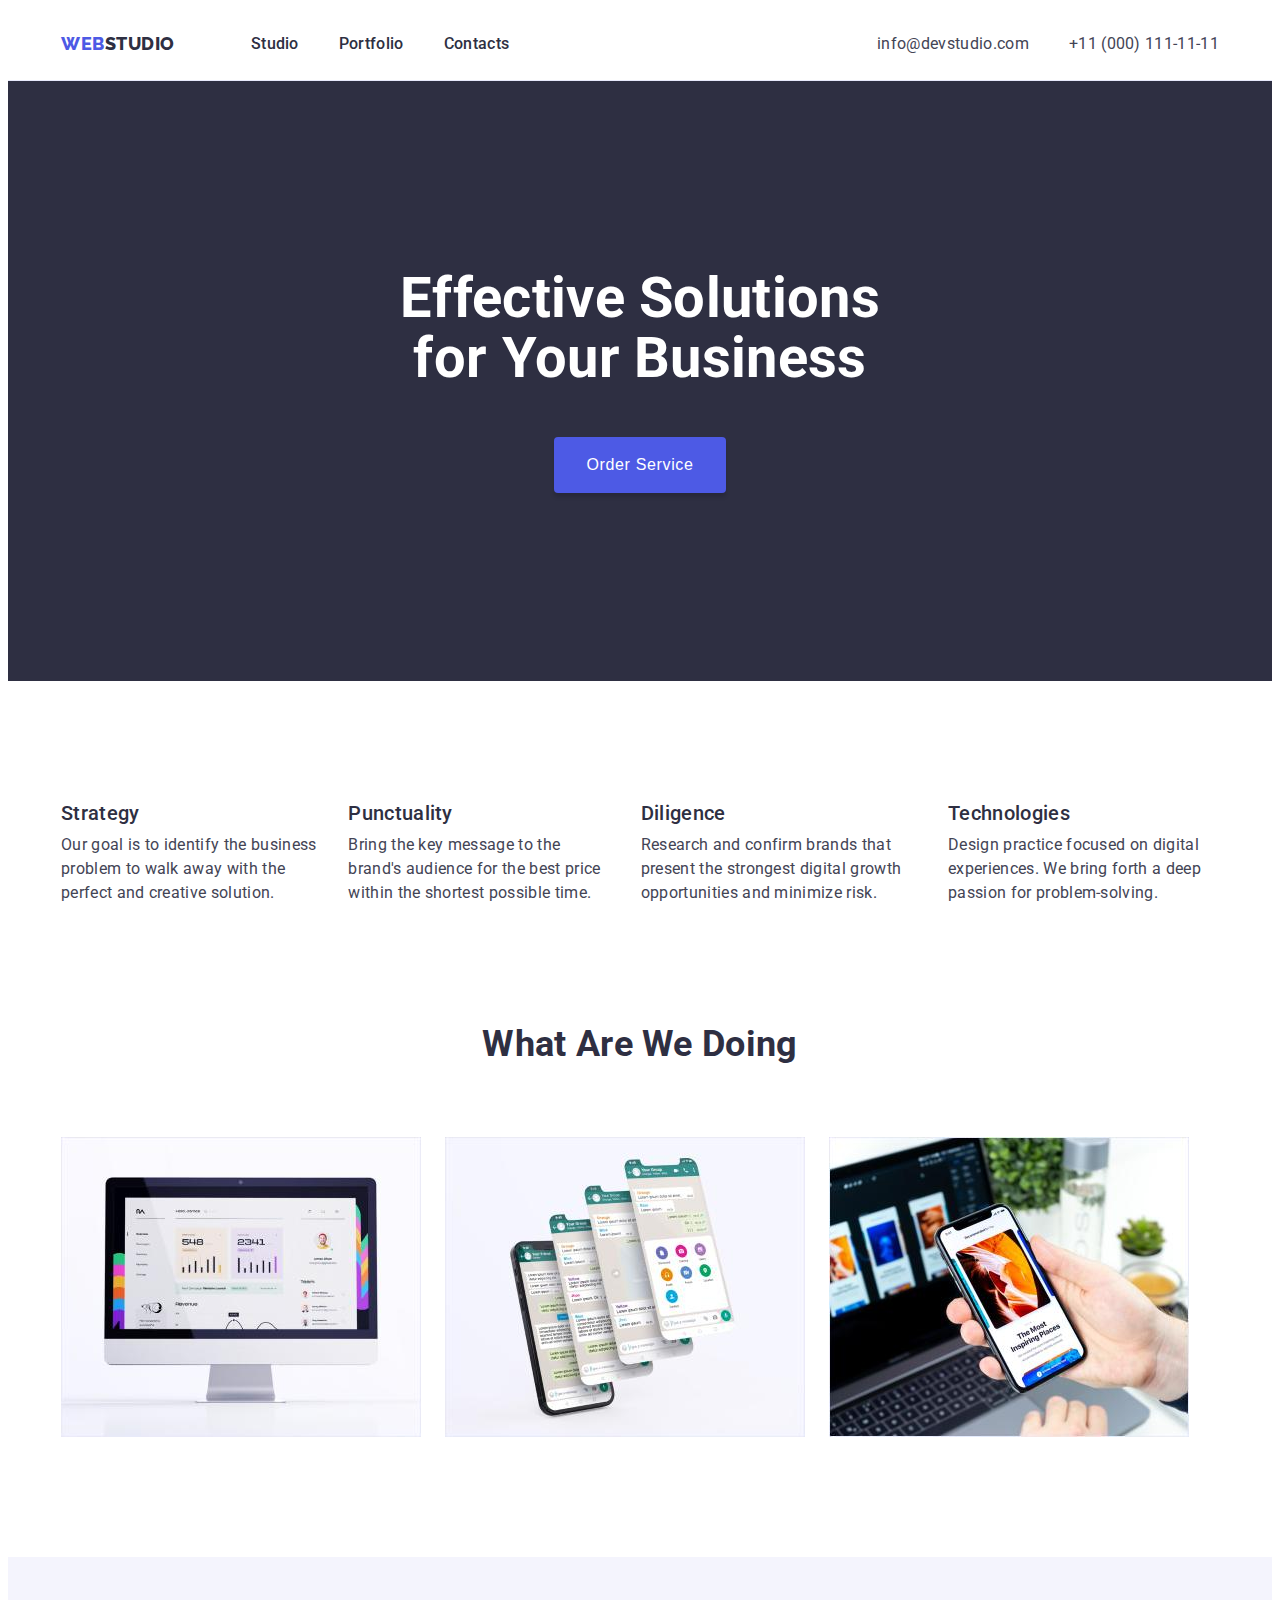
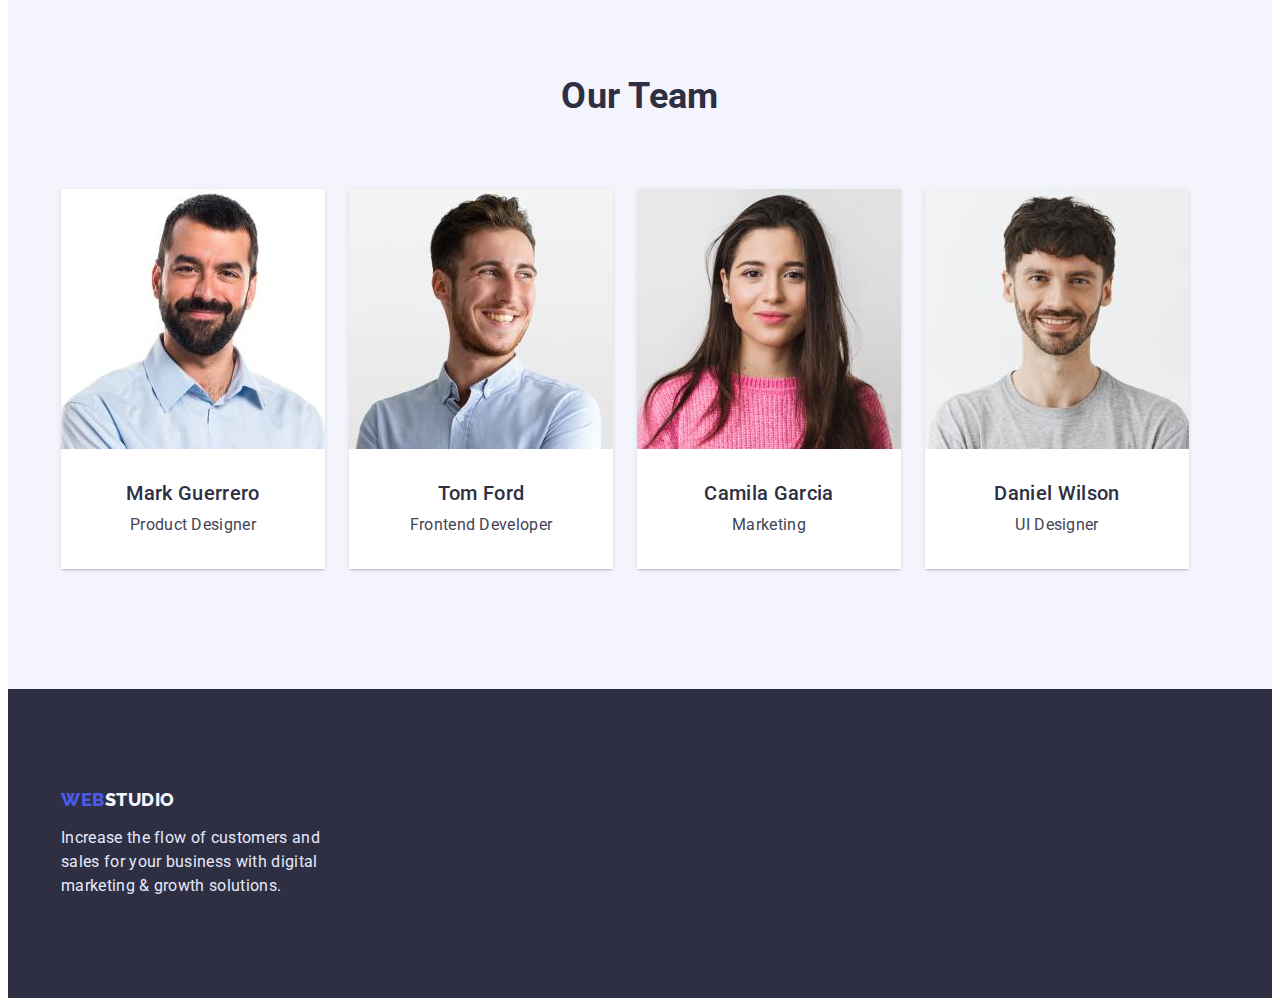
<file: index.html>
<!DOCTYPE html>
<html lang="en">
  <head>
    <meta charset="UTF-8" />
    <meta http-equiv="X-UA-Compatible" content="IE=edge" />
    <meta name="viewport" content="width=device-width, initial-scale=1.0" />
    <title>Web Studio</title>
    <link rel="preconnect" href="https://fonts.googleapis.com" />
    <link rel="preconnect" href="https://fonts.gstatic.com" crossorigin />
    <link
      href="https://fonts.googleapis.com/css2?family=Raleway:wght@800&family=Roboto:wght@400;500;700&display=swap"
      rel="stylesheet"
    />
    <link
      rel="stylesheet"
      href="https://cdnjs.cloudflare.com/ajax/libs/modern-normalize/1.1.0/modern-normalize.min.css"
      integrity="sha512-wpPYUAdjBVSE4KJnH1VR1HeZfpl1ub8YT/NKx4PuQ5NmX2tKuGu6U/JRp5y+Y8XG2tV+wKQpNHVUX03MfMFn9Q=="
      crossorigin="anonymous"
      referrerpolicy="no-referrer"
    />
    <link rel="stylesheet" href="./css/styles.css" />
  </head>
  <body>
    <!-- HEADER -->
    <header class="header">
      <div class="container header-container">
        <!-- NAVIGATION -->
        <nav class="nav">
          <a href="./index.html" class="logo-black link"
            ><span class="logo-blue">Web</span>Studio</a
          >
          <ul class="menu list">
            <li class="item">
              <a href="./index.html" class="link header-menu">Studio</a>
            </li>
            <li class="item">
              <a href="./portfolio.html" class="link header-menu">Portfolio</a>
            </li>
            <li class="item">
              <a href="#" class="link header-menu">Contacts</a>
            </li>
          </ul>
        </nav>
        <!-- HEADER CONTACTS -->

        <ul class="list contacts">
          <li class="item">
            <a href="mailto:info@devstudio.com" class="link header-contacts"
              >info@devstudio.com</a
            >
          </li>
          <li class="item">
            <a href="tel:+110001111111" class="link header-contacts"
              >+11 (000) 111-11-11</a
            >
          </li>
        </ul>
      </div>
    </header>
    <main>
      <!-- HERO -->
      <section class="hero">
        <div class="container hero-container">
          <h1 class="hero-title">
            Effective Solutions <br />for Your Business
          </h1>
          <button type="button" class="button hero-button">
            Order Service
          </button>
        </div>
      </section>
      <!-- FEATURES -->
      <section class="section features-section">
        <div class="container features-container">
          <h2 hidden class="hidden-title">Features</h2>
          <ul class="list features-list">
            <li class="item">
              <h3 class="features-subtitle">Strategy</h3>
              <p class="features-text">
                Our goal is to identify the business problem to walk away with
                the perfect and creative solution.
              </p>
            </li>
            <li class="item">
              <h3 class="features-subtitle">Punctuality</h3>
              <p class="features-text">
                Bring the key message to the brand's audience for the best price
                within the shortest possible time.
              </p>
            </li>
            <li class="item">
              <h3 class="features-subtitle">Diligence</h3>
              <p class="features-text">
                Research and confirm brands that present the strongest digital
                growth opportunities and minimize risk.
              </p>
            </li>
            <li class="item">
              <h3 class="features-subtitle">Technologies</h3>
              <p class="features-text">
                Design practice focused on digital experiences. We bring forth a
                deep passion for problem-solving.
              </p>
            </li>
          </ul>
        </div>
      </section>
      <!-- DIRECTIONS OF WORK -->
      <section class="section">
        <div class="container direction">
          <h2 class="direction-title">What are we doing</h2>
          <ul class="list direction-list">
            <li class="item">
              <img
                src="./images/direction/img-desktop.jpg"
                alt="image of desktop app on pc"
                width="360"
                height="300"
              />
            </li>
            <li class="item">
              <img
                src="./images/direction/img-chat.jpg"
                alt="image of chat on phone"
                width="360"
                height="300"
              />
            </li>
            <li class="item">
              <img
                src="./images/direction/img-app.jpg"
                alt="image of app on phone"
                width="360"
                height="300"
              />
            </li>
          </ul>
        </div>
      </section>
      <!-- TEAM -->
      <section class="section team-section">
        <div class="container">
          <h2 class="team-title">Our Team</h2>
          <ul class="list team-list">
            <li class="item">
              <img
                src="./images/team/img-mark-guerrero.jpg"
                alt="photo of product designer"
                width="264"
                height="260"
              />
              <div class="team-cards">
                <h3 class="team-subtitle">Mark Guerrero</h3>
                <p class="team-text">Product Designer</p>
              </div>
            </li>
            <li class="item">
              <img
                src="./images/team/img-tom-ford.jpg"
                alt="photo of frontend developer"
                width="264"
                height="260"
              />
              <div class="team-cards">
                <h3 class="team-subtitle">Tom Ford</h3>
                <p class="team-text">Frontend Developer</p>
              </div>
            </li>
            <li class="item">
              <img
                src="./images/team/img-camila-garcia.jpg"
                alt="photo of marketing manager"
                width="264"
                height="260"
              />
              <div class="team-cards">
                <h3 class="team-subtitle">Camila Garcia</h3>
                <p class="team-text">Marketing</p>
              </div>
            </li>
            <li class="item">
              <img
                src="./images/team/img-daniel-wilson.jpg"
                alt="photo of UI designer"
                width="264"
                height="260"
              />
              <div class="team-cards">
                <h3 class="team-subtitle">Daniel Wilson</h3>
                <p class="team-text">UI Designer</p>
              </div>
            </li>
          </ul>
        </div>
      </section>
    </main>
    <!-- FOOTER -->
    <footer class="footer">
      <div class="container">
        <div class="footer-logo">
          <a href="./index.html" class="link logo-white"
            ><span class="logo-blue">Web</span>Studio</a
          >
        </div>
        <p class="footer-text">
          Increase the flow of customers and sales for your business with
          digital marketing & growth solutions.
        </p>
      </div>
    </footer>
  </body>
</html>
</file>
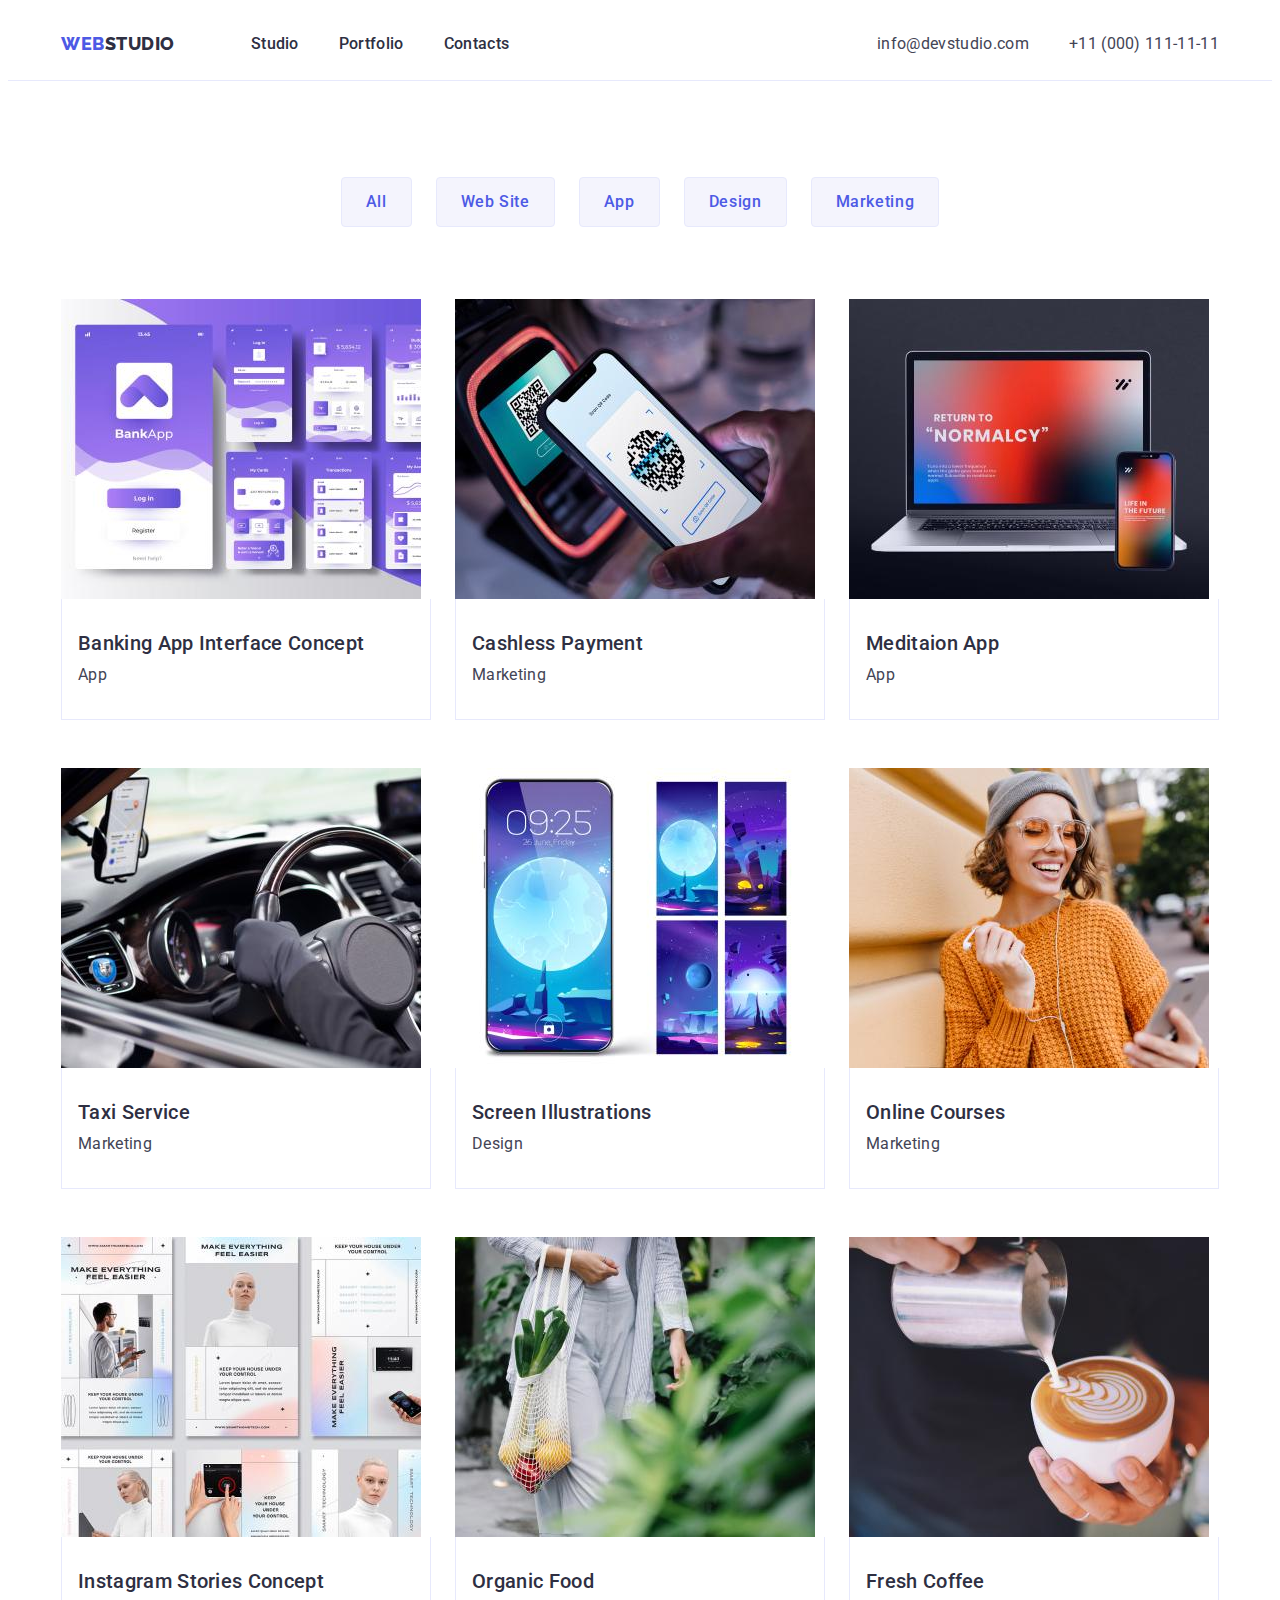
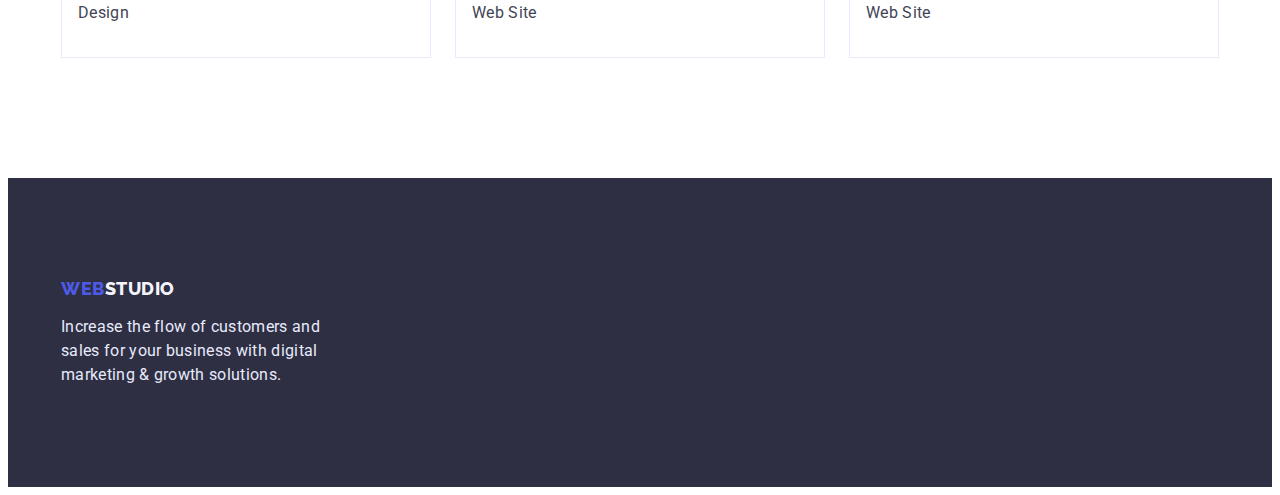
<file: portfolio.html>
<!DOCTYPE html>
<html lang="en">
  <head>
    <meta charset="UTF-8" />
    <meta http-equiv="X-UA-Compatible" content="IE=edge" />
    <meta name="viewport" content="width=device-width, initial-scale=1.0" />
    <title>Web Studio</title>
    <link rel="preconnect" href="https://fonts.googleapis.com" />
    <link rel="preconnect" href="https://fonts.gstatic.com" crossorigin />
    <link
      href="https://fonts.googleapis.com/css2?family=Raleway:wght@800&family=Roboto:wght@400;500;700&display=swap"
      rel="stylesheet"
    />
    <link
      rel="stylesheet"
      href="https://cdnjs.cloudflare.com/ajax/libs/modern-normalize/1.1.0/modern-normalize.min.css"
      integrity="sha512-wpPYUAdjBVSE4KJnH1VR1HeZfpl1ub8YT/NKx4PuQ5NmX2tKuGu6U/JRp5y+Y8XG2tV+wKQpNHVUX03MfMFn9Q=="
      crossorigin="anonymous"
      referrerpolicy="no-referrer"
    />
    <link rel="stylesheet" href="./css/styles.css" />
  </head>
  <body>
    <!-- HEADER -->
    <header class="header">
      <div class="container header-container">
        <!-- NAVIGATION -->
        <nav class="nav">
          <a href="./index.html" class="logo-black link"
            ><span class="logo-blue">Web</span>Studio</a
          >
          <ul class="menu list">
            <li class="item">
              <a href="./index.html" class="link header-menu">Studio</a>
            </li>
            <li class="item">
              <a href="./portfolio.html" class="link header-menu">Portfolio</a>
            </li>
            <li class="item">
              <a href="#" class="link header-menu">Contacts</a>
            </li>
          </ul>
        </nav>
        <!-- HEADER CONTACTS -->

        <ul class="list contacts">
          <li class="item">
            <a href="mailto:info@devstudio.com" class="link header-contacts"
              >info@devstudio.com</a
            >
          </li>
          <li class="item">
            <a href="tel:+110001111111" class="link header-contacts"
              >+11 (000) 111-11-11</a
            >
          </li>
        </ul>
      </div>
    </header>
    <main>
      <!-- PORTFOLIO -->
      <section class="section portfolio-section">
        <div class="container portfolio-container">
          <h1 hidden>Portfolio</h1>
          <ul class="list portfolio-filter">
            <li class="item">
              <button type="button" class="button portfolio-button">All</button>
            </li>
            <li class="item">
              <button type="button" class="button portfolio-button">
                Web Site
              </button>
            </li>
            <li class="item">
              <button type="button" class="button portfolio-button">App</button>
            </li>
            <li class="item">
              <button type="button" class="button portfolio-button">
                Design
              </button>
            </li>
            <li class="item">
              <button type="button" class="button portfolio-button">
                Marketing
              </button>
            </li>
          </ul>
          <ul class="list portfolio-list">
            <li class="item">
              <a href="#" class="link">
                <img
                  src="./images/portfolio/img-banking-app.jpg"
                  alt="image of Banking App Interface Concept project"
                  width="360"
                />
                <div class="portfolio-cards">
                  <h2 class="portfolio-subtitle">
                    Banking App Interface Concept
                  </h2>
                  <p class="portfolio-text">App</p>
                </div>
              </a>
            </li>
            <li class="item">
              <a href="#" class="link">
                <img
                  src="./images/portfolio/img-cashless-payment.jpg"
                  alt="image of Cashless Payment project"
                  width="360"
                />
                <div class="portfolio-cards">
                  <h2 class="portfolio-subtitle">Cashless Payment</h2>
                  <p class="portfolio-text">Marketing</p>
                </div>
              </a>
            </li>
            <li class="item">
              <a href="#" class="link">
                <img
                  src="./images/portfolio/img-maditation-app.jpg"
                  alt="image of Meditaion App project"
                  width="360"
                />
                <div class="portfolio-cards">
                  <h2 class="portfolio-subtitle">Meditaion App</h2>
                  <p class="portfolio-text">App</p>
                </div>
              </a>
            </li>
            <li class="item">
              <a href="#" class="link">
                <img
                  src="./images/portfolio/img-taxi-service.jpg"
                  alt="image of Taxi Service project"
                  width="360"
                />
                <div class="portfolio-cards">
                  <h2 class="portfolio-subtitle">Taxi Service</h2>
                  <p class="portfolio-text">Marketing</p>
                </div>
              </a>
            </li>
            <li class="item">
              <a href="#" class="link">
                <img
                  src="./images/portfolio/img-screen-illustration.jpg"
                  alt="image of Screen Illustrations project"
                  width="360"
                />
                <div class="portfolio-cards">
                  <h2 class="portfolio-subtitle">Screen Illustrations</h2>
                  <p class="portfolio-text">Design</p>
                </div>
              </a>
            </li>
            <li class="item">
              <a href="#" class="link">
                <img
                  src="./images/portfolio/img-online-cources.jpg"
                  alt="image of Online Courses project"
                  width="360"
                />
                <div class="portfolio-cards">
                  <h2 class="portfolio-subtitle">Online Courses</h2>
                  <p class="portfolio-text">Marketing</p>
                </div>
              </a>
            </li>
            <li class="item">
              <a href="#" class="link">
                <img
                  src="./images/portfolio/img-instagram-stories-concept.jpg"
                  alt="image of Instagram Stories Concept project"
                  width="360"
                />
                <div class="portfolio-cards">
                  <h2 class="portfolio-subtitle">Instagram Stories Concept</h2>
                  <p class="portfolio-text">Design</p>
                </div>
              </a>
            </li>
            <li class="item">
              <a href="#" class="link">
                <img
                  src="./images/portfolio/img-organic-food.jpg"
                  alt="image of Organic Food project"
                  width="360"
                />
                <div class="portfolio-cards">
                  <h2 class="portfolio-subtitle">Organic Food</h2>
                  <p class="portfolio-text">Web Site</p>
                </div>
              </a>
            </li>
            <li class="item">
              <a href="#" class="link">
                <img
                  src="./images/portfolio/img-fresh-coffee.jpg"
                  alt="image of Fresh Coffee project"
                  width="360"
                />
                <div class="portfolio-cards">
                  <h2 class="portfolio-subtitle">Fresh Coffee</h2>
                  <p class="portfolio-text">Web Site</p>
                </div>
              </a>
            </li>
          </ul>
        </div>
      </section>
    </main>
    <!-- FOOTER -->
    <footer class="footer">
      <div class="container">
        <div class="footer-logo">
          <a href="./index.html" class="link logo-white"
            ><span class="logo-blue">Web</span>Studio</a
          >
        </div>
        <p class="footer-text">
          Increase the flow of customers and sales for your business with
          digital marketing & growth solutions.
        </p>
      </div>
    </footer>
  </body>
</html>
</file>
<file: css/styles.css>
:root {
    --color-primary--: #434455;
    --color-secondary--: #2E2F42;
    --color-background--: #fff;
    --color-logo-blue--: #4D5AE5;
    --color-button-active--: #404BBF;
    --color-logo-white--: #F4F4FD;
    --color-footer-text--: #E7E9FC;
}

h1, 
h2, 
h3, 
h4, 
p {
    margin-top: 0;
    margin-bottom: 0;
}
ul {
    margin-top: 0;
    margin-bottom: 0;
    padding-left: 0;
}
img {
    display: block;
    max-width: 100%;
}
body {
    font-family: 'Roboto', sans-serif;
    font-size: 16px;
    line-height: 1.5;
    letter-spacing: 0.02em;
    color: var(--color-primary--);

    background-color: var(--color-background--);
}
.link {
    text-decoration: none;
}
.list {
    padding: 0;
    margin: 0;
    list-style: none;
}
.button {
    cursor: pointer;
    border: none;
    border-radius: 4px;
}
.container {
    width: 1158px;

    padding-left: 15px;
    padding-right: 15px;
    margin-left: auto;
    margin-right: auto;
}
.section {
    padding-top: 120px;
    padding-bottom: 120px;
}

/* STUDIO */
/* HEADER */
.header {
    border-bottom: 1px solid var(--color-footer-text--);
}
.header-container {
    display: flex;
    align-items: center;
}
/* NAVIGATION */
.nav {
    display: flex;
    align-items: center;
}
/* LOGO NAVIGATION, LOGO FOOTER*/
.logo-black {
    font-family: 'Raleway', sans-serif;
    font-weight: 800;
    font-size: 18px;
    line-height: 1.33;
    letter-spacing: 0.03em;
    text-transform: uppercase;
    color: var(--color-secondary--);
}
.logo-blue {
    color: var(--color-logo-blue--);
}
.logo-white {
    display: inline-block;
    margin-bottom: 16px;

    font-family: 'Raleway', sans-serif;
    font-weight: 800;
    font-size: 18px;
    line-height: 1.17;
    letter-spacing: 0.03em;
    text-transform: uppercase;
    color: var(--color-logo-white--);
}
/* NAVIGATION MENU */

.menu {
    display: flex;
    margin-left: 76px;
}
.menu .item:not(:last-child) {
    margin-right: 40px;
}
.header-menu {
    display: block;
    padding-top: 24px;
    padding-bottom: 24px;

    font-weight: 500;
    color: var(--color-secondary--);
}
.header-menu:hover,
.header-menu:focus,
.header-contacts:hover,
.header-contacts:focus {
    color: var(--color-button-active--);
}
/* HEADER CONTACTS */
.contacts {
    display: flex;
    margin-left: auto;
}
.contacts .item:first-child {
    margin-right: 40px;
}
.header-contacts {
    display: block;

    color: var(--color-primary--);
}
/* MAIN */
/* HERO */
.hero {
    padding: 188px 0px;
    background-color: var(--color-secondary--);
}
.hero-container {
    text-align: center;
}
.hero-title {
    margin-bottom: 48px;

    font-weight: 700;
    font-size: 56px;
    line-height: 1.07;
    color: var(--color-background--);
}
.hero-button {
    padding: 16px 32px;

    font-weight: 500;
    font-size: 16px;
    line-height: 1.5;
    letter-spacing: 0.04em;
    color: var(--color-background--);

    background-color: var(--color-logo-blue--);
    box-shadow: 0px 4px 4px rgba(0, 0, 0, 0.15);
}
.hero-button:hover,
.hero-button:focus {
    background: var(--color-button-active--);
}
/* FEATURES */
.features-section {
    padding-bottom: 0;
}
.features-list {
    display: flex;
}
.features-list .item:not(:last-child) {
    margin-right: 24px;
}
.features-subtitle {
    margin-bottom: 8px;

    font-weight: 500;
    font-size: 20px;
    line-height: 1.2;
    color: var(--color-secondary--);
}
/* DIRECTIONS OF WORK */
.direction-title {
    text-align: center;
    margin-bottom: 72px;
    
    font-weight: 700;
    font-size: 36px;
    line-height: 1.11;
    text-transform: capitalize;
    color: var(--color-secondary--);
}
.direction-list {
    display: flex;
}
.direction-list .item:not(:last-child) {
    margin-right: 24px;
}
/* TEAM */
.team-section {
    background-color: var(--color-logo-white--);
}
.team-title {
    text-align: center;
    margin-bottom: 72px;

    font-weight: 700;
    font-size: 36px;
    line-height: 1.11;
    text-transform: capitalize;
    color: var(--color-secondary--);
}
.team-list {
    display: flex;
}
.team-list .item:not(:last-child) {
    margin-right: 24px;
}
.team-list .item {
    box-shadow: 0px 1px 6px rgba(46, 47, 66, 0.08), 0px 1px 1px rgba(46, 47, 66, 0.16), 0px 2px 1px rgba(46, 47, 66, 0.08);
    border-radius: 0px 0px 4px 4px;
}
.team-cards {
    text-align: center;
    padding-top: 32px;
    padding-right: 16px;
    padding-bottom: 32px;
    padding-left: 16px;

    background-color: var(--color-background--);
}
.team-subtitle {
    margin-bottom: 8px;

    font-weight: 500;
    font-size: 20px;
    line-height: 1.2;
    color: var(--color-secondary--);
}
/* FOOTER */
.footer {
    background-color: var(--color-secondary--);
}
.footer .container {
    padding-top: 100px;
    padding-bottom: 100px;
}
.footer-text {
    width: 264px;
    color: var(--color-footer-text--);
}
/* PORTFOLIO */
.portfolio-section {
    padding-top: 96px;
}
.portfolio-filter {
    display: flex;
    justify-content: center;

    margin-bottom: 72px;
}
.portfolio-filter .item:not(:last-child) {
    margin-right: 24px;
}
.portfolio-button {
    padding: 12px 24px;

    font-family: 'Roboto', sans-serif;
    font-weight: 500;
    font-size: 16px;
    line-height: 1.5;
    letter-spacing: 0.04em;
    color: var(--color-logo-blue--);

    background: var(--color-logo-white--);
    border: 1px solid var(--color-footer-text--);
}
.portfolio-button:hover,
.portfolio-button:focus {
    color: var(--color-background--);

    background: var(--color-button-active--);
    border-color: transparent;
    box-shadow: 0px 3px 1px rgba(0, 0, 0, 0.1), 0px 2px 1px rgba(0, 0, 0, 0.08), 0px 2px 2px rgba(0, 0, 0, 0.12);
}
.portfolio-list {
    display: flex;
    flex-wrap: wrap;
    
    margin-top: -48px;
    margin-left: -24px;
}
.portfolio-list > .item {
    flex-basis: calc(100% / 3 - 24px);

    margin-top: 48px;
    margin-left: 24px;
}
.portfolio-cards {
    padding-top: 32px;
    padding-bottom: 32px;
    padding-left: 16px;

    border: 1px solid var(--color-footer-text--);
    border-top: none;
}
.portfolio-subtitle {
    margin-bottom: 8px;

    font-weight: 500;
    font-size: 20px;
    line-height: 1.2;
    color: var(--color-secondary--);
}
.portfolio-text {
    color:  var(--color-primary--);
}
</file>
